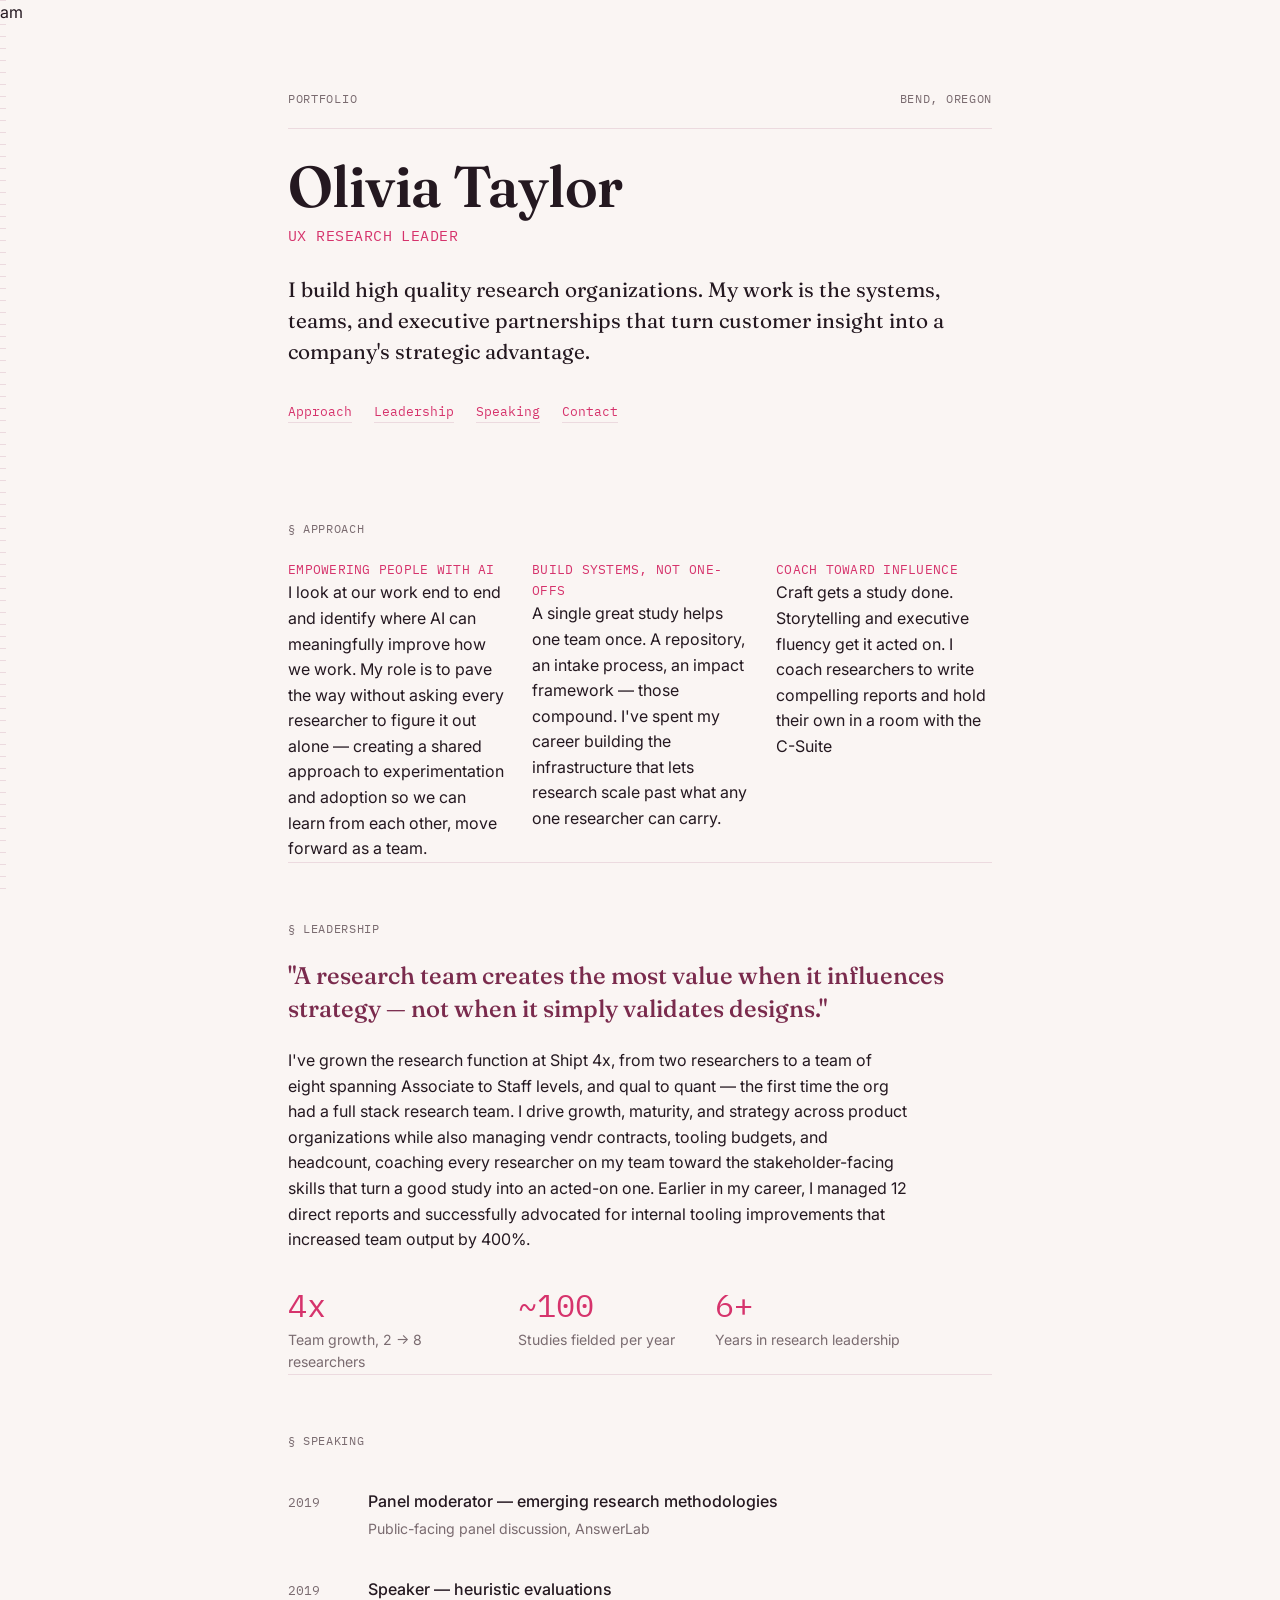
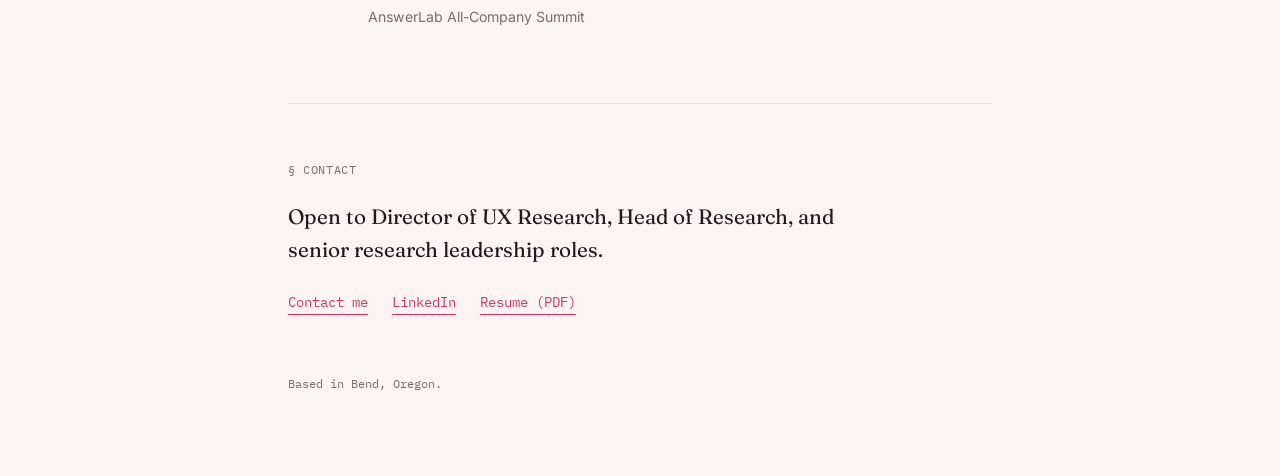
<file: index.html>
am<!DOCTYPE html>
<html lang="en">
<head>
<meta charset="UTF-8">
<meta name="viewport" content="width=device-width, initial-scale=1.0">
<title>Olivia Taylor — UX Research Leader</title>
<meta name="description" content="Olivia Taylor — UX Research leader specializing in building and scaling research organizations.">
<link rel="preconnect" href="https://fonts.googleapis.com">
<link rel="preconnect" href="https://fonts.gstatic.com" crossorigin>
<link href="https://fonts.googleapis.com/css2?family=Fraunces:opsz,wght@9..144,400;9..144,500;9..144,600&family=Inter:wght@400;500;600&family=IBM+Plex+Mono:wght@400;500&display=swap" rel="stylesheet">
<link rel="stylesheet" href="style.css">
</head>
<body>

<div class="rail" aria-hidden="true"></div>

<header class="masthead">
  <div class="masthead-top">
    <span class="tag">Portfolio</span>
    <span class="tag">Bend, Oregon</span>
  </div>
  <h1 class="name">Olivia Taylor</h1>
  <p class="role">UX Research Leader</p>
  <p class="thesis">I build high quality research organizations. My work is the systems, teams, and executive partnerships that turn customer insight into a company's strategic advantage.</p>
  <nav class="masthead-nav">
    <a href="#approach">Approach</a>
    <a href="#leadership">Leadership</a>
    <a href="#writing">Speaking</a>
    <a href="#contact">Contact</a>
  </nav>
</header>

<main>

  <section id="approach" class="approach">
    <p class="eyebrow"><span class="mono">§ </span> Approach</p>
    <div class="approach-grid">
      <div class="approach-item">
        <p class="approach-label mono">Empowering people with AI</p>
        <p>I look at our work end to end and identify where AI can meaningfully improve how we work. My role is to pave the way without asking every researcher to figure it out alone — creating a shared approach to experimentation and adoption so we can learn from each other, move forward as a team.
        </p>
      </div>
      <div class="approach-item">
        <p class="approach-label mono">Build systems, not one-offs</p>
        <p>A single great study helps one team once. A repository, an intake process, an impact framework — those compound. I've spent my career building the infrastructure that lets research scale past what any one researcher can carry.</p>
      </div>
      <div class="approach-item">
        <p class="approach-label mono">Coach toward influence</p>
        <p>Craft gets a study done. Storytelling and executive fluency get it acted on. I coach researchers to write compelling reports and hold their own in a room with the C-Suite</p>
      </div>
    </div>
  </section>

  <section id="studies" class="studies" style="display: none;">
    <p class="eyebrow"><span class="mono">§ 02</span> Case Studies</p>

    <article class="study">
      <div class="study-annotation mono">
        <span>TYPE</span>
        <span class="v">Usability + generative research</span>
        <span>PARTNERS</span>
        <span class="v">Product, Design, Engineering</span>
        <span>TIMEFRAME</span>
        <span class="v">Pre-launch</span>
      </div>
      <div class="study-body">
        <h3>Catching the Customer 360 funnel before it shipped</h3>
        <p>The team was moving toward implementation when our research surfaced major usability problems in the flow. Rather than filing a findings report, I partnered directly with Design and Product to rework the experience alongside them, in the room, before launch.</p>
        <p class="impact"><span class="mono">Impact →</span> A substantially improved design shipped instead of the original — reducing risk and preventing what would likely have been significant customer friction at scale.</p>
      </div>
    </article>

    <article class="study">
      <div class="study-annotation mono">
        <span>TYPE</span>
        <span class="v">Research ops design</span>
        <span>SCOPE</span>
        <span class="v">All product pillars</span>
        <span>TIMEFRAME</span>
        <span class="v">Built &amp; running since 2020</span>
      </div>
      <div class="study-body">
        <h3>A two-track research program built for both speed and depth</h3>
        <p>Product pillars needed two different things from research at once: fast answers for ad-hoc questions, and deep strategic work for the big bets. I designed and launched a two-track program so the team could serve both without one crowding out the other.</p>
        <p class="impact"><span class="mono">Impact →</span> Research went from a bottleneck teams routed around to a resource every pillar could reliably pull from — at close to 100 studies fielded a year.</p>
      </div>
    </article>

    <article class="study">
      <div class="study-annotation mono">
        <span>TYPE</span>
        <span class="v">Systems build</span>
        <span>SCOPE</span>
        <span class="v">Org-wide</span>
        <span>TIMEFRAME</span>
        <span class="v">Conceived &amp; scaled in-house</span>
      </div>
      <div class="study-body">
        <h3>A research repository that made past work findable</h3>
        <p>Teams were re-running studies that had already been done, because nothing linked existing insight to the roadmap items it should have informed. I conceived and built a searchable repository connecting recommendations directly to roadmaps and backlogs.</p>
        <p class="impact"><span class="mono">Impact →</span> Cut duplicative research and made the org's accumulated knowledge something people actually used, not just archived.</p>
      </div>
    </article>

    <article class="study">
      <div class="study-annotation mono">
        <span>TYPE</span>
        <span class="v">Process + metrics design</span>
        <span>SCOPE</span>
        <span class="v">8-person team, dozens of stakeholders</span>
        <span>TIMEFRAME</span>
        <span class="v">Iterated continuously</span>
      </div>
      <div class="study-body">
        <h3>Moving the team from reactive requests to proactive priorities</h3>
        <p>I built and repeatedly iterated on an intake and prioritization system that balanced researcher capacity against business goals, then layered an impact-tracking framework on top — tying every study directly to OKRs and company "big bets," not just to the request that spawned it.</p>
        <p class="impact"><span class="mono">Impact →</span> Shifted the team's work from answering whoever asked loudest to a transparent, business-aligned queue — and gave leadership a clear line from research to results.</p>
      </div>
    </article>

    <article class="study">
      <div class="study-annotation mono">
        <span>TYPE</span>
        <span class="v">Executive engagement</span>
        <span>FORUM</span>
        <span class="v">Quarterly business reviews</span>
        <span>TIMEFRAME</span>
        <span class="v">Ongoing, direct to CPO</span>
      </div>
      <div class="study-body">
        <h3>Turning executive opinion into executive evidence</h3>
        <p>As the highest-ranking research leader in the company, reporting directly to the CPO, I presented insight in quarterly business reviews that shaped roadmap prioritization and company strategy — and organized executive immersion trips to build leadership's own firsthand connection to users.</p>
        <p class="impact"><span class="mono">Impact →</span> Helped move company decision-making from assumption-driven to evidence-driven at the level where it matters most.</p>
      </div>
    </article>
  </section>

  <section id="leadership" class="leadership">
    <p class="eyebrow"><span class="mono">§ </span> Leadership</p>
    <div class="leadership-content">
      <p class="pull">"A research team creates the most value when it influences strategy — not when it simply validates designs."</p>
      <p>I've grown the research function at Shipt 4x, from two researchers to a team of eight spanning Associate to Staff levels, and qual to quant — the first time the org had a full stack research team. I drive growth, maturity, and strategy across product organizations while also managing  vendr contracts, tooling budgets, and headcount, coaching every researcher on my team toward the stakeholder-facing skills that turn a good study into an acted-on one. Earlier in my career, I managed 12 direct reports and successfully advocated for internal tooling improvements that increased team output by 400%.</p>
      <div class="stat-row">
        <div class="stat">
          <span class="stat-num mono">4x</span>
          <span class="stat-label">Team growth, 2 → 8 researchers</span>
        </div>
        <div class="stat">
          <span class="stat-num mono">~100</span>
          <span class="stat-label">Studies fielded per year</span>
        </div>
        <div class="stat">
          <span class="stat-num mono">6+</span>
          <span class="stat-label">Years in research leadership</span>
        </div>
      </div>
    </div>
  </section>



  <section id="writing" class="writing">
    <p class="eyebrow"><span class="mono">§ </span> Speaking</p>
    <ul class="writing-list">
      <li>
        <span class="mono date">2019</span>
        <span class="wtitle">Panel moderator — emerging research methodologies</span>
        <span class="venue">Public-facing panel discussion, AnswerLab</span>
      </li>
      <li>
        <span class="mono date">2019</span>
        <span class="wtitle">Speaker — heuristic evaluations</span>
        <span class="venue">AnswerLab All-Company Summit</span>
      </li>
    </ul>
  </section>

</main>

<footer id="contact" class="contact">
  <p class="eyebrow"><span class="mono">§ </span> Contact</p>
  <p class="contact-line">Open to Director of UX Research, Head of Research, and senior research leadership roles.</p>
  <div class="contact-links">
    <a href="mailto:olivia.dawn@hotmail.com">Contact me</a>
   <a href="https://www.linkedin.com/in/taylorolivia/" target="_blank" rel="noopener">LinkedIn</a>
    <a href="resume.pdf" target="_blank" rel="noopener">
  Resume (PDF)
</a>
  </div>
  <p class="fineprint mono">Based in Bend, Oregon.</p>
</footer>

</body>
</html>
</file>
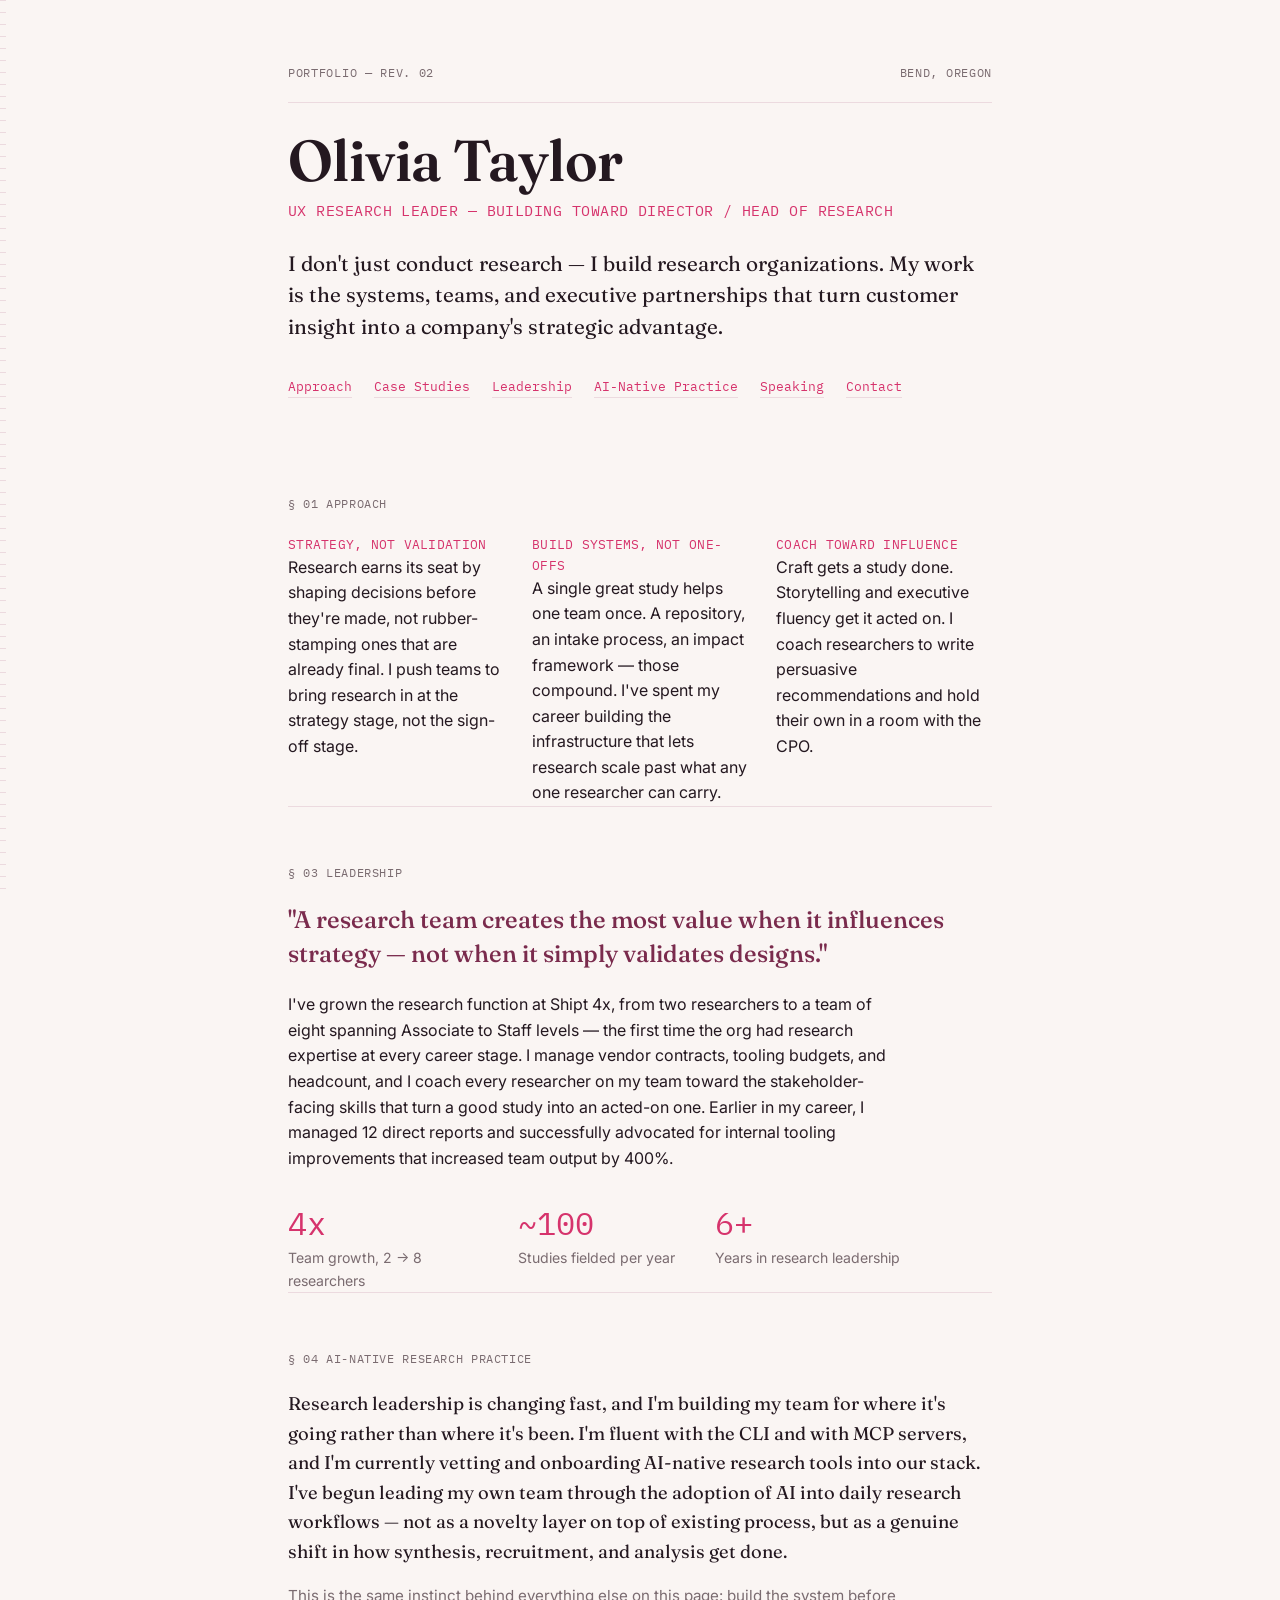
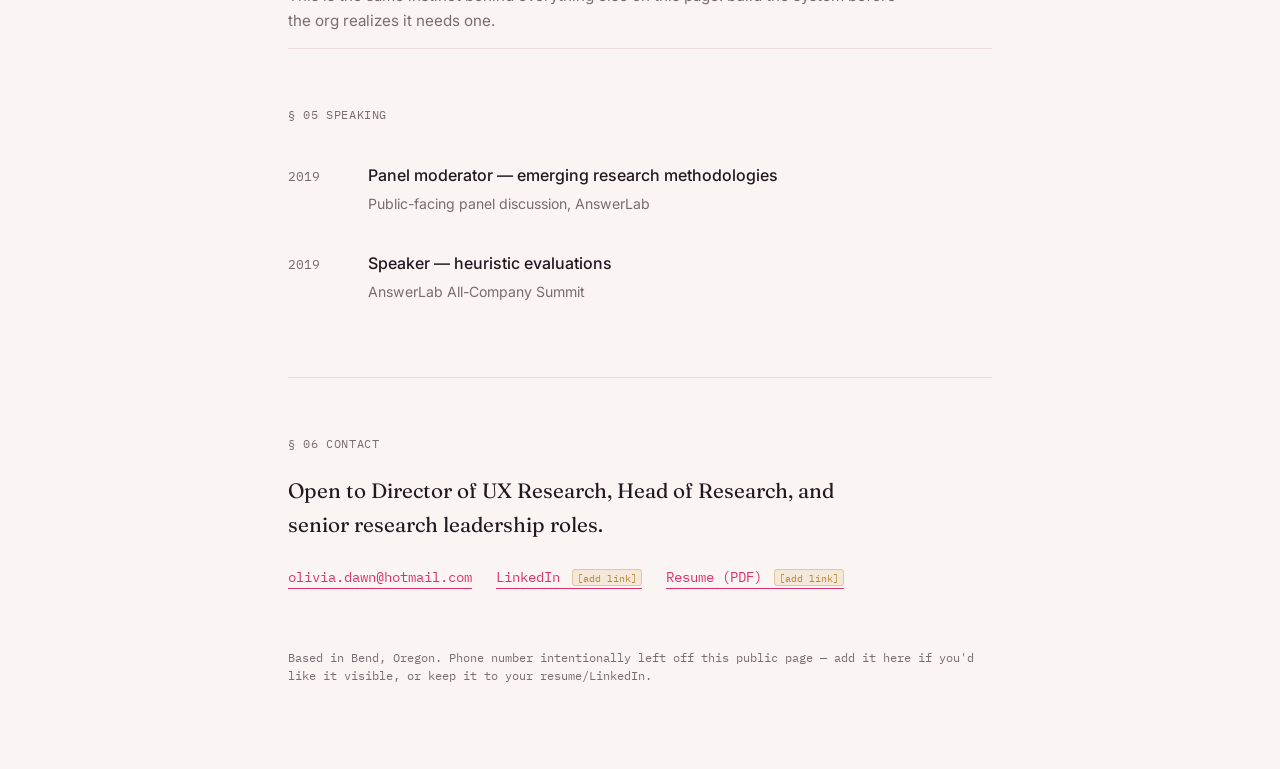
<file: index (1).html>
<!DOCTYPE html>
<html lang="en">
<head>
<meta charset="UTF-8">
<meta name="viewport" content="width=device-width, initial-scale=1.0">
<title>Olivia Taylor — UX Research Leader</title>
<meta name="description" content="Olivia Taylor — UX Research leader specializing in building and scaling research organizations.">
<link rel="preconnect" href="https://fonts.googleapis.com">
<link rel="preconnect" href="https://fonts.gstatic.com" crossorigin>
<link href="https://fonts.googleapis.com/css2?family=Fraunces:opsz,wght@9..144,400;9..144,500;9..144,600&family=Inter:wght@400;500;600&family=IBM+Plex+Mono:wght@400;500&display=swap" rel="stylesheet">
<link rel="stylesheet" href="style.css">
</head>
<body>

<div class="rail" aria-hidden="true"></div>

<header class="masthead">
  <div class="masthead-top">
    <span class="tag">Portfolio — Rev. 02</span>
    <span class="tag">Bend, Oregon</span>
  </div>
  <h1 class="name">Olivia Taylor</h1>
  <p class="role">UX Research Leader — Building Toward Director / Head of Research</p>
  <p class="thesis">I don't just conduct research — I build research organizations. My work is the systems, teams, and executive partnerships that turn customer insight into a company's strategic advantage.</p>
  <nav class="masthead-nav">
    <a href="#approach">Approach</a>
    <a href="#studies">Case Studies</a>
    <a href="#leadership">Leadership</a>
    <a href="#ai">AI-Native Practice</a>
    <a href="#writing">Speaking</a>
    <a href="#contact">Contact</a>
  </nav>
</header>

<main>

  <section id="approach" class="approach">
    <p class="eyebrow"><span class="mono">§ 01</span> Approach</p>
    <div class="approach-grid">
      <div class="approach-item">
        <p class="approach-label mono">Strategy, not validation</p>
        <p>Research earns its seat by shaping decisions before they're made, not rubber-stamping ones that are already final. I push teams to bring research in at the strategy stage, not the sign-off stage.</p>
      </div>
      <div class="approach-item">
        <p class="approach-label mono">Build systems, not one-offs</p>
        <p>A single great study helps one team once. A repository, an intake process, an impact framework — those compound. I've spent my career building the infrastructure that lets research scale past what any one researcher can carry.</p>
      </div>
      <div class="approach-item">
        <p class="approach-label mono">Coach toward influence</p>
        <p>Craft gets a study done. Storytelling and executive fluency get it acted on. I coach researchers to write persuasive recommendations and hold their own in a room with the CPO.</p>
      </div>
    </div>
  </section>

  <section id="studies" class="studies">
    <p class="eyebrow"><span class="mono">§ 02</span> Case Studies</p>

    <article class="study">
      <div class="study-annotation mono">
        <span>TYPE</span>
        <span class="v">Usability + generative research</span>
        <span>PARTNERS</span>
        <span class="v">Product, Design, Engineering</span>
        <span>TIMEFRAME</span>
        <span class="v">Pre-launch</span>
      </div>
      <div class="study-body">
        <h3>Catching the Customer 360 funnel before it shipped</h3>
        <p>The team was moving toward implementation when our research surfaced major usability problems in the flow. Rather than filing a findings report, I partnered directly with Design and Product to rework the experience alongside them, in the room, before launch.</p>
        <p class="impact"><span class="mono">Impact →</span> A substantially improved design shipped instead of the original — reducing risk and preventing what would likely have been significant customer friction at scale.</p>
      </div>
    </article>

    <article class="study">
      <div class="study-annotation mono">
        <span>TYPE</span>
        <span class="v">Research ops design</span>
        <span>SCOPE</span>
        <span class="v">All product pillars</span>
        <span>TIMEFRAME</span>
        <span class="v">Built &amp; running since 2020</span>
      </div>
      <div class="study-body">
        <h3>A two-track research program built for both speed and depth</h3>
        <p>Product pillars needed two different things from research at once: fast answers for ad-hoc questions, and deep strategic work for the big bets. I designed and launched a two-track program so the team could serve both without one crowding out the other.</p>
        <p class="impact"><span class="mono">Impact →</span> Research went from a bottleneck teams routed around to a resource every pillar could reliably pull from — at close to 100 studies fielded a year.</p>
      </div>
    </article>

    <article class="study">
      <div class="study-annotation mono">
        <span>TYPE</span>
        <span class="v">Systems build</span>
        <span>SCOPE</span>
        <span class="v">Org-wide</span>
        <span>TIMEFRAME</span>
        <span class="v">Conceived &amp; scaled in-house</span>
      </div>
      <div class="study-body">
        <h3>A research repository that made past work findable</h3>
        <p>Teams were re-running studies that had already been done, because nothing linked existing insight to the roadmap items it should have informed. I conceived and built a searchable repository connecting recommendations directly to roadmaps and backlogs.</p>
        <p class="impact"><span class="mono">Impact →</span> Cut duplicative research and made the org's accumulated knowledge something people actually used, not just archived.</p>
      </div>
    </article>

    <article class="study">
      <div class="study-annotation mono">
        <span>TYPE</span>
        <span class="v">Process + metrics design</span>
        <span>SCOPE</span>
        <span class="v">8-person team, dozens of stakeholders</span>
        <span>TIMEFRAME</span>
        <span class="v">Iterated continuously</span>
      </div>
      <div class="study-body">
        <h3>Moving the team from reactive requests to proactive priorities</h3>
        <p>I built and repeatedly iterated on an intake and prioritization system that balanced researcher capacity against business goals, then layered an impact-tracking framework on top — tying every study directly to OKRs and company "big bets," not just to the request that spawned it.</p>
        <p class="impact"><span class="mono">Impact →</span> Shifted the team's work from answering whoever asked loudest to a transparent, business-aligned queue — and gave leadership a clear line from research to results.</p>
      </div>
    </article>

    <article class="study">
      <div class="study-annotation mono">
        <span>TYPE</span>
        <span class="v">Executive engagement</span>
        <span>FORUM</span>
        <span class="v">Quarterly business reviews</span>
        <span>TIMEFRAME</span>
        <span class="v">Ongoing, direct to CPO</span>
      </div>
      <div class="study-body">
        <h3>Turning executive opinion into executive evidence</h3>
        <p>As the highest-ranking research leader in the company, reporting directly to the CPO, I presented insight in quarterly business reviews that shaped roadmap prioritization and company strategy — and organized executive immersion trips to build leadership's own firsthand connection to users.</p>
        <p class="impact"><span class="mono">Impact →</span> Helped move company decision-making from assumption-driven to evidence-driven at the level where it matters most.</p>
      </div>
    </article>
  </section>

  <section id="leadership" class="leadership">
    <p class="eyebrow"><span class="mono">§ 03</span> Leadership</p>
    <div class="leadership-content">
      <p class="pull">"A research team creates the most value when it influences strategy — not when it simply validates designs."</p>
      <p>I've grown the research function at Shipt 4x, from two researchers to a team of eight spanning Associate to Staff levels — the first time the org had research expertise at every career stage. I manage vendor contracts, tooling budgets, and headcount, and I coach every researcher on my team toward the stakeholder-facing skills that turn a good study into an acted-on one. Earlier in my career, I managed 12 direct reports and successfully advocated for internal tooling improvements that increased team output by 400%.</p>
      <div class="stat-row">
        <div class="stat">
          <span class="stat-num mono">4x</span>
          <span class="stat-label">Team growth, 2 → 8 researchers</span>
        </div>
        <div class="stat">
          <span class="stat-num mono">~100</span>
          <span class="stat-label">Studies fielded per year</span>
        </div>
        <div class="stat">
          <span class="stat-num mono">6+</span>
          <span class="stat-label">Years in research leadership</span>
        </div>
      </div>
    </div>
  </section>

  <section id="ai" class="ai-practice">
    <p class="eyebrow"><span class="mono">§ 04</span> AI-Native Research Practice</p>
    <div class="leadership-content">
      <p>Research leadership is changing fast, and I'm building my team for where it's going rather than where it's been. I'm fluent with the CLI and with MCP servers, and I'm currently vetting and onboarding AI-native research tools into our stack. I've begun leading my own team through the adoption of AI into daily research workflows — not as a novelty layer on top of existing process, but as a genuine shift in how synthesis, recruitment, and analysis get done.</p>
      <p>This is the same instinct behind everything else on this page: build the system before the org realizes it needs one.</p>
    </div>
  </section>

  <section id="writing" class="writing">
    <p class="eyebrow"><span class="mono">§ 05</span> Speaking</p>
    <ul class="writing-list">
      <li>
        <span class="mono date">2019</span>
        <span class="wtitle">Panel moderator — emerging research methodologies</span>
        <span class="venue">Public-facing panel discussion, AnswerLab</span>
      </li>
      <li>
        <span class="mono date">2019</span>
        <span class="wtitle">Speaker — heuristic evaluations</span>
        <span class="venue">AnswerLab All-Company Summit</span>
      </li>
    </ul>
  </section>

</main>

<footer id="contact" class="contact">
  <p class="eyebrow"><span class="mono">§ 06</span> Contact</p>
  <p class="contact-line">Open to Director of UX Research, Head of Research, and senior research leadership roles.</p>
  <div class="contact-links">
    <a href="mailto:olivia.dawn@hotmail.com">olivia.dawn@hotmail.com</a>
    <a href="#">LinkedIn <span class="editme">[add link]</span></a>
    <a href="#">Resume (PDF) <span class="editme">[add link]</span></a>
  </div>
  <p class="fineprint mono">Based in Bend, Oregon. Phone number intentionally left off this public page — add it here if you'd like it visible, or keep it to your resume/LinkedIn.</p>
</footer>

</body>
</html>
</file>
<file: style.css>
:root {
  --ink: #241820;
  --paper: #faf5f3;
  --paper-raised: #fffbfa;
  --pink: #d6336c;
  --berry: #7a2b4d;
  --amber: #b8862e;
  --slate: #7a6b70;
  --line: #ecdadf;
  --font-display: "Fraunces", serif;
  --font-body: "Inter", sans-serif;
  --font-mono: "IBM Plex Mono", monospace;
}

* { box-sizing: border-box; }

html { scroll-behavior: smooth; }

@media (prefers-reduced-motion: reduce) {
  html { scroll-behavior: auto; }
  * { animation: none !important; transition: none !important; }
}

body {
  margin: 0;
  background: var(--paper);
  color: var(--ink);
  font-family: var(--font-body);
  font-size: 16px;
  line-height: 1.6;
  -webkit-font-smoothing: antialiased;
}

a {
  color: var(--pink);
  text-decoration: none;
  border-bottom: 1px solid currentColor;
}
a:hover { color: var(--berry); }
a:focus-visible,
button:focus-visible {
  outline: 2px solid var(--pink);
  outline-offset: 3px;
}

.mono { font-family: var(--font-mono); }

.editme {
  font-family: var(--font-mono);
  font-size: 0.72em;
  color: var(--amber);
  background: rgba(192, 136, 41, 0.12);
  border: 1px solid rgba(192, 136, 41, 0.35);
  border-radius: 3px;
  padding: 0.05em 0.4em;
  margin-left: 0.35em;
  white-space: nowrap;
}

/* Left evidence rail — signature element, a fixed ruled margin like a
   researcher's field notebook, present the full length of the page. */
.rail {
  position: fixed;
  top: 0;
  left: 0;
  bottom: 0;
  width: 6px;
  background: repeating-linear-gradient(
    to bottom,
    var(--line) 0px,
    var(--line) 1px,
    transparent 1px,
    transparent 12px
  );
  z-index: 5;
}
@media (max-width: 700px) { .rail { display: none; } }

.masthead,
main > section,
.contact {
  max-width: 760px;
  margin: 0 auto;
  padding: 0 28px;
}

.masthead { padding-top: 64px; padding-bottom: 40px; }

.masthead-top {
  display: flex;
  justify-content: space-between;
  font-family: var(--font-mono);
  font-size: 0.72rem;
  letter-spacing: 0.06em;
  text-transform: uppercase;
  color: var(--slate);
  padding-bottom: 20px;
  border-bottom: 1px solid var(--line);
  margin-bottom: 28px;
}

.name {
  font-family: var(--font-display);
  font-optical-sizing: auto;
  font-weight: 600;
  font-size: clamp(2.4rem, 6vw, 3.6rem);
  line-height: 1.05;
  margin: 0 0 6px;
  letter-spacing: -0.01em;
}

.role {
  font-family: var(--font-mono);
  font-size: 0.95rem;
  letter-spacing: 0.03em;
  color: var(--pink);
  margin: 0 0 26px;
  text-transform: uppercase;
}

.thesis {
  font-family: var(--font-display);
  font-weight: 400;
  font-size: 1.3rem;
  line-height: 1.5;
  max-width: 58ch;
  color: var(--ink);
  margin: 0 0 34px;
}

.masthead-nav {
  display: flex;
  flex-wrap: wrap;
  gap: 22px;
  font-family: var(--font-mono);
  font-size: 0.82rem;
}
.masthead-nav a { border-bottom: 1px solid var(--line); }
.masthead-nav a:hover { border-color: var(--pink); }

.eyebrow {
  font-family: var(--font-mono);
  font-size: 0.78rem;
  letter-spacing: 0.05em;
  text-transform: uppercase;
  color: var(--slate);
  margin: 0 0 20px;
  padding-top: 56px;
  border-top: 1px solid var(--line);
}
main > section:first-child .eyebrow { border-top: none; }

/* Approach */
.approach-grid {
  display: grid;
  grid-template-columns: repeat(3, 1fr);
  gap: 28px;
}
@media (max-width: 640px) {
  .approach-grid { grid-template-columns: 1fr; }
}
.approach-item p { margin: 0; }
.approach-label {
  font-size: 0.82rem;
  color: var(--pink);
  margin: 0 0 10px;
  text-transform: uppercase;
  letter-spacing: 0.02em;
}

/* Studies */
.study {
  display: grid;
  grid-template-columns: 168px 1fr;
  gap: 24px;
  padding: 30px 0;
  border-top: 1px solid var(--line);
}
.study:last-child { padding-bottom: 8px; }
@media (max-width: 640px) {
  .study { grid-template-columns: 1fr; gap: 12px; }
}

.study-annotation {
  display: grid;
  grid-template-columns: minmax(0, 1fr);
  align-content: start;
  gap: 2px 0;
  font-size: 0.72rem;
  color: var(--slate);
  padding-top: 4px;
  min-width: 0;
  overflow-wrap: break-word;
}
.study-annotation span:not(.v) {
  letter-spacing: 0.06em;
  margin-top: 10px;
}
.study-annotation span:first-child { margin-top: 0; }
.study-annotation .v {
  color: var(--ink);
  margin-bottom: 4px;
}

.study-body {
  min-width: 0;
}
.study-body h3 {
  font-family: var(--font-display);
  font-weight: 600;
  font-size: 1.35rem;
  line-height: 1.3;
  margin: 0 0 12px;
}
.study-body p { margin: 0 0 12px; color: var(--ink); }
.study-body p.impact {
  color: var(--slate);
  border-left: 2px solid var(--pink);
  padding-left: 14px;
  margin-top: 16px;
}
.study-body p.impact .mono { color: var(--pink); }

/* Leadership */
.pull {
  font-family: var(--font-display);
  font-size: 1.5rem;
  font-weight: 500;
  line-height: 1.4;
  color: var(--berry);
  margin: 0 0 22px;
  max-width: 46ch;
}
.leadership-content > p:not(.pull) { max-width: 62ch; }

.stat-row {
  display: flex;
  gap: 40px;
  margin-top: 36px;
  flex-wrap: wrap;
}
.stat { display: flex; flex-direction: column; max-width: 190px; }
.stat-num {
  font-size: 2rem;
  color: var(--pink);
  line-height: 1;
  margin-bottom: 8px;
}
.stat-label { font-size: 0.88rem; color: var(--slate); }

.ai-practice .leadership-content p {
  max-width: 62ch;
}
.ai-practice .leadership-content p:first-child {
  font-family: var(--font-display);
  font-size: 1.15rem;
  color: var(--ink);
}
.ai-practice .leadership-content p + p {
  color: var(--slate);
  font-size: 0.95rem;
}

/* Writing */
.writing-list { list-style: none; margin: 0; padding: 0; }
.writing-list li {
  display: grid;
  grid-template-columns: 60px 1fr;
  gap: 4px 20px;
  padding: 18px 0;
 
  align-items: baseline;
}
.writing-list li:last-child { border-bottom: none; }
@media (max-width: 560px) {
  .writing-list li { grid-template-columns: 1fr; gap: 4px; }
}
.date { color: var(--slate); font-size: 0.82rem; }
.wtitle { font-weight: 500; grid-column: 2; }
.venue {
  grid-column: 2;
  color: var(--slate);
  font-size: 0.88rem;
}
@media (max-width: 560px) {
  .wtitle, .venue { grid-column: 1; }
}

/* Contact / footer */
.contact { padding-top: 56px; padding-bottom: 72px; }
.contact-line {
  font-family: var(--font-display);
  font-size: 1.3rem;
  max-width: 46ch;
  margin: 0 0 24px;
}
.contact-links {
  display: flex;
  flex-wrap: wrap;
  gap: 24px;
  font-family: var(--font-mono);
  font-size: 0.9rem;
  margin-bottom: 40px;
}
.fineprint {
  font-size: 0.72rem;
  color: var(--slate);
  padding-top: 20px;
}
.studies {
  display: none;
}
</file>
